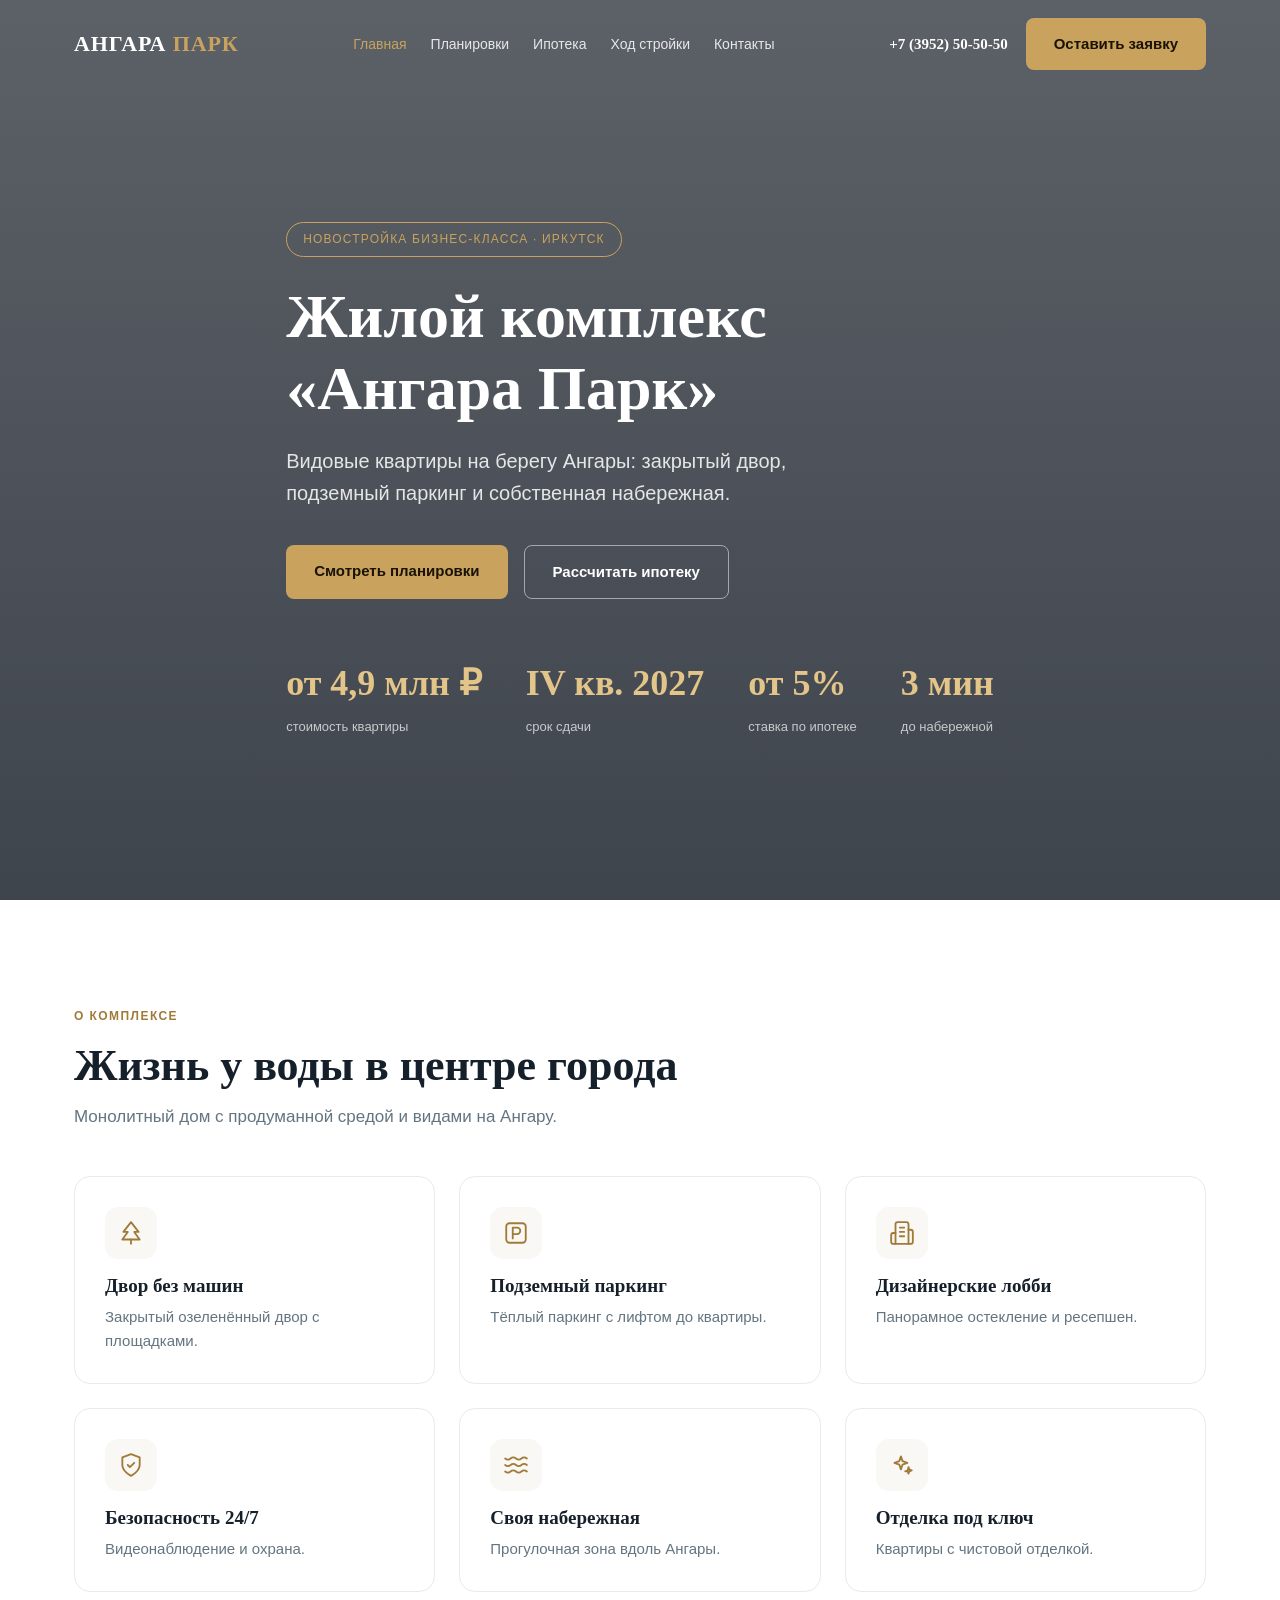
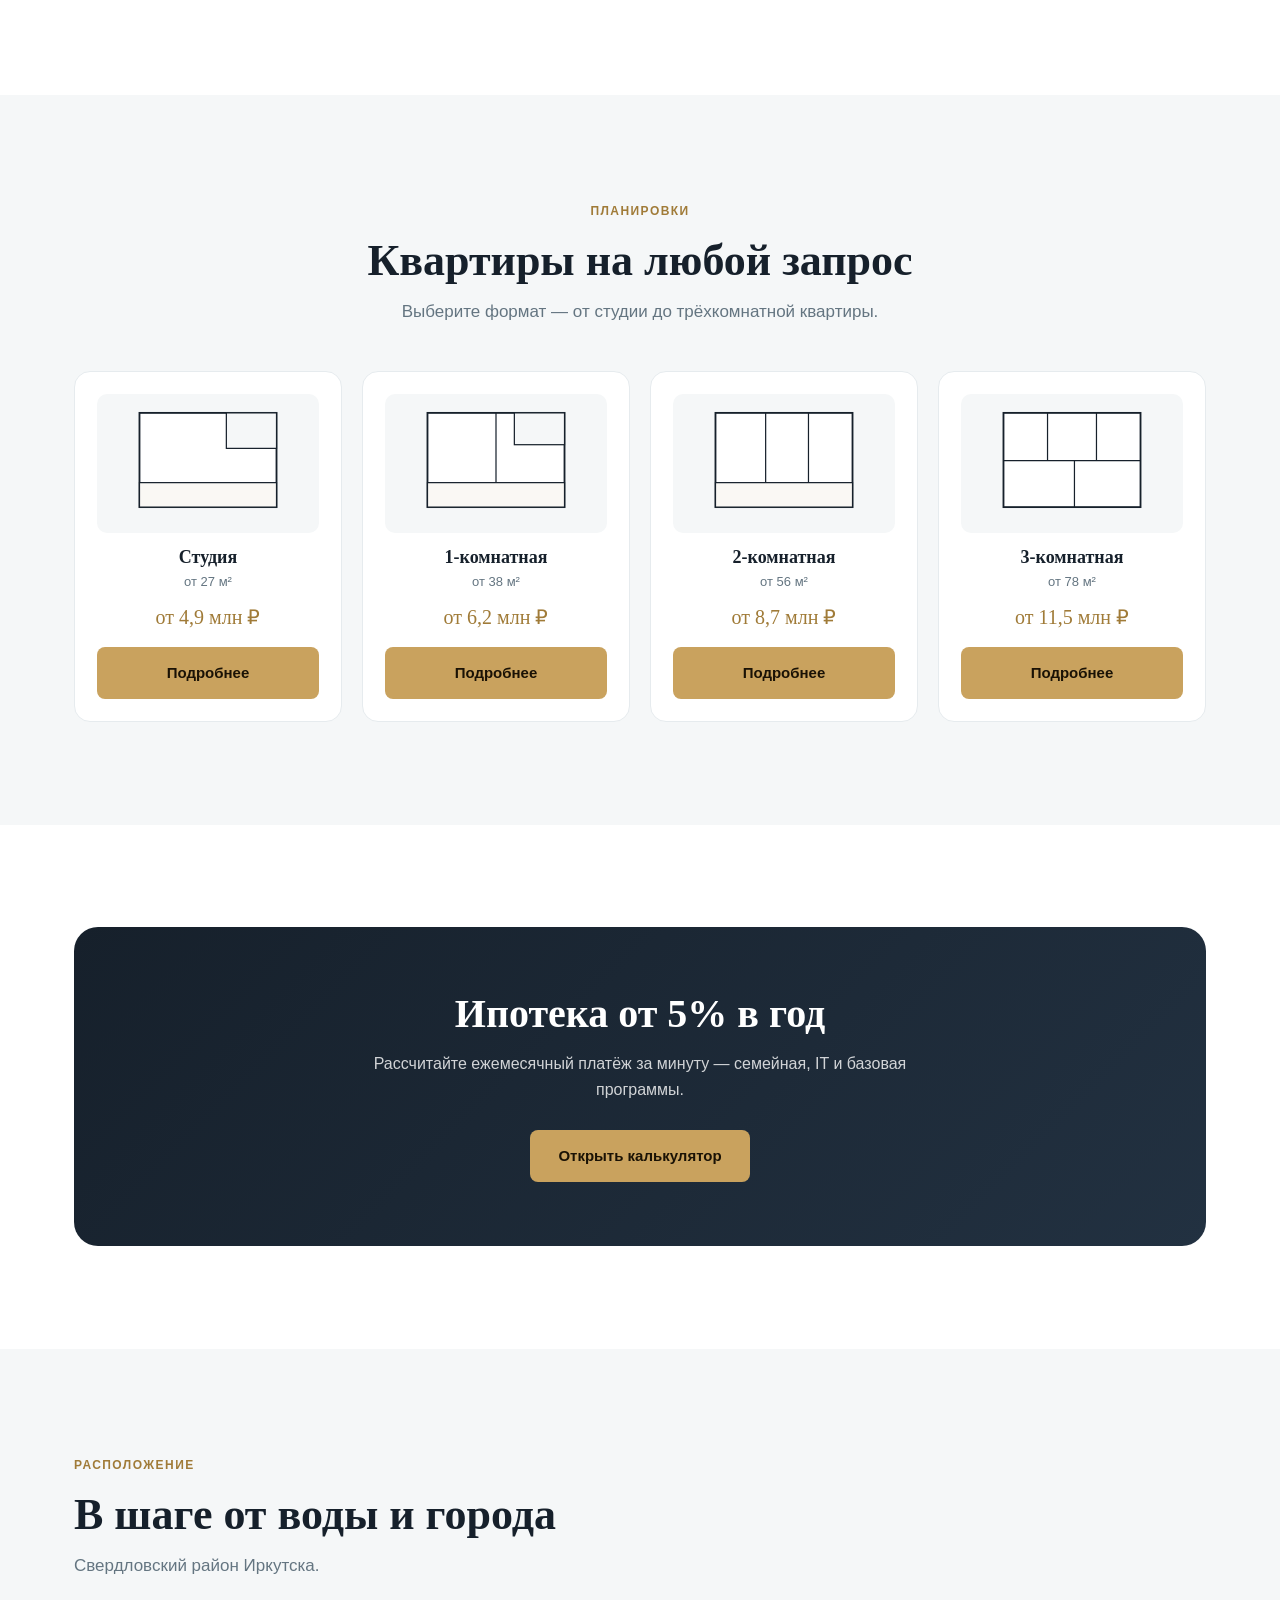
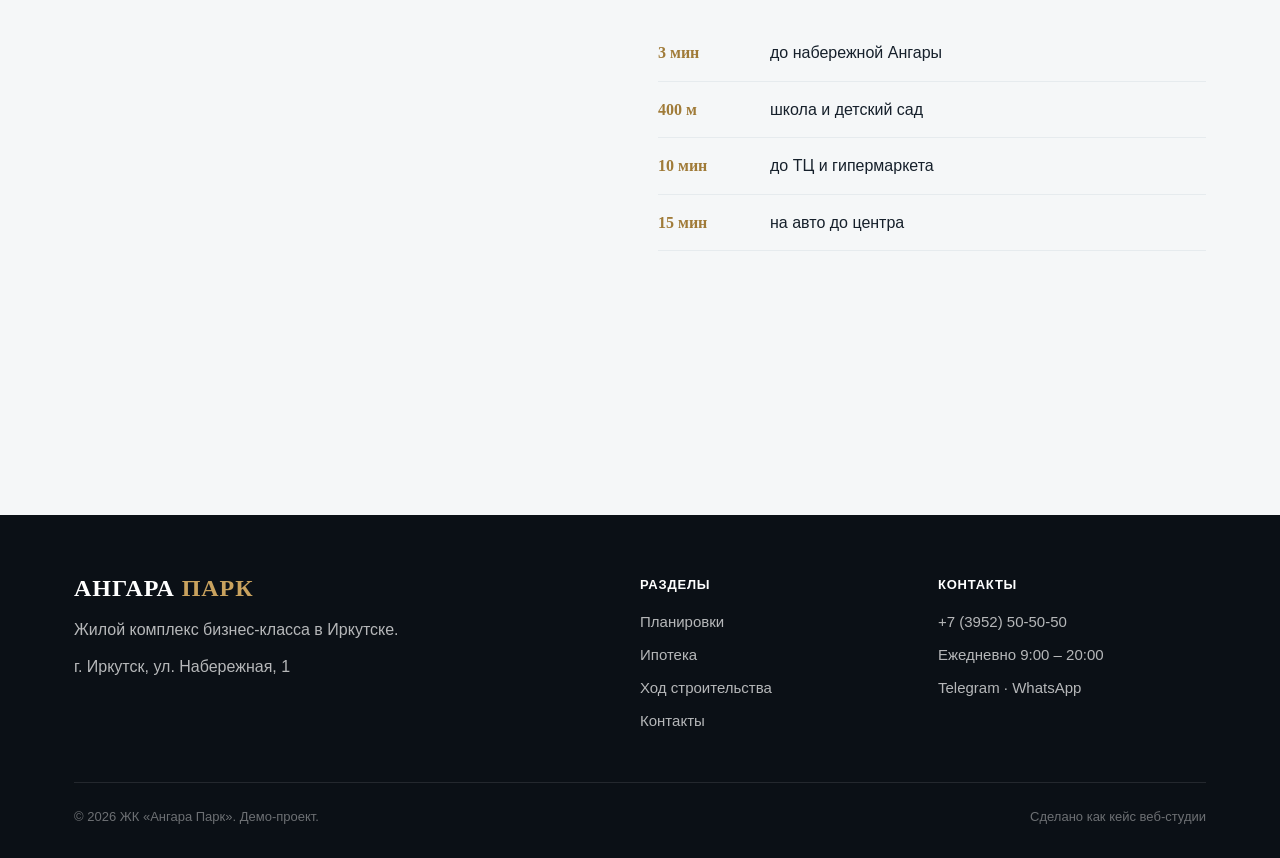
<file: index.html>
<!DOCTYPE html>
<html lang="ru">
<head>
<meta charset="UTF-8">
<meta name="viewport" content="width=device-width, initial-scale=1.0">
<meta name="description" content="ЖК «Ангара Парк» — новостройка бизнес-класса в Иркутске.">
<title>ЖК «Ангара Парк» — новостройка в Иркутске</title>
<link rel="stylesheet" href="style.css">
<script src="app.js" defer></script>
</head>
<body>
<header class="hdr" id="hdr"><div class="wrap nav">
  <a href="index.html" class="logo">АНГАРА<span> ПАРК</span></a>
  <nav class="nav-links">
    <a href="index.html" class="active">Главная</a>
    <a href="planirovki.html">Планировки</a>
    <a href="ipoteka.html">Ипотека</a>
    <a href="progress.html">Ход стройки</a>
    <a href="kontakty.html">Контакты</a>
  </nav>
  <div class="nav-right">
    <a href="tel:+73952505050" class="nav-phone">+7 (3952) 50-50-50</a>
    <a href="kontakty.html" class="btn">Оставить заявку</a>
    <button class="burger" id="burger" aria-label="Меню"><span></span><span></span><span></span></button>
  </div>
</div></header>
<div class="overlay" id="overlay"></div>
<nav class="mobile-menu" id="mobileMenu">
  <button class="m-close" id="mClose" aria-label="Закрыть">&times;</button>
  <a href="index.html">Главная</a>
  <a href="planirovki.html">Планировки</a>
  <a href="ipoteka.html">Ипотека</a>
  <a href="progress.html">Ход строительства</a>
  <a href="kontakty.html">Контакты</a>
  <a href="kontakty.html" class="btn">Оставить заявку</a>
</nav>

<section class="hero"><div class="wrap">
  <span class="hero-tag">Новостройка бизнес-класса · Иркутск</span>
  <h1>Жилой комплекс «Ангара&nbsp;Парк»</h1>
  <p class="sub">Видовые квартиры на берегу Ангары: закрытый двор, подземный паркинг и собственная набережная.</p>
  <div class="hero-cta">
    <a href="planirovki.html" class="btn">Смотреть планировки</a>
    <a href="ipoteka.html" class="btn btn-ghost">Рассчитать ипотеку</a>
  </div>
  <div class="hero-stats">
    <div class="hstat"><b>от 4,9 млн ₽</b><span>стоимость квартиры</span></div>
    <div class="hstat"><b>IV кв. 2027</b><span>срок сдачи</span></div>
    <div class="hstat"><b>от 5%</b><span>ставка по ипотеке</span></div>
    <div class="hstat"><b>3 мин</b><span>до набережной</span></div>
  </div>
</div></section>

<section class="sec" id="about"><div class="wrap">
  <div class="sec-head reveal"><span class="sec-tag">О комплексе</span><h2>Жизнь у воды в центре города</h2><p>Монолитный дом с продуманной средой и видами на Ангару.</p></div>
  <div class="adv-grid">
    <div class="adv reveal"><div class="ico"><svg width="26" height="26" viewBox="0 0 24 24" fill="none" stroke="currentColor" stroke-width="1.7" stroke-linecap="round" stroke-linejoin="round"><path d="M12 2 5 11h4l-5 7h16l-5-7h4z"/><path d="M12 18v4"/></svg></div><h3>Двор без машин</h3><p>Закрытый озеленённый двор с площадками.</p></div>
    <div class="adv reveal"><div class="ico"><svg width="26" height="26" viewBox="0 0 24 24" fill="none" stroke="currentColor" stroke-width="1.7" stroke-linecap="round" stroke-linejoin="round"><rect x="3" y="3" width="18" height="18" rx="3"/><path d="M9 17V7h4a3 3 0 0 1 0 6H9"/></svg></div><h3>Подземный паркинг</h3><p>Тёплый паркинг с лифтом до квартиры.</p></div>
    <div class="adv reveal"><div class="ico"><svg width="26" height="26" viewBox="0 0 24 24" fill="none" stroke="currentColor" stroke-width="1.7" stroke-linecap="round" stroke-linejoin="round"><path d="M6 22V4a2 2 0 0 1 2-2h8a2 2 0 0 1 2 2v18Z"/><path d="M6 12H4a2 2 0 0 0-2 2v6a2 2 0 0 0 2 2h2"/><path d="M18 9h2a2 2 0 0 1 2 2v9a2 2 0 0 1-2 2h-2"/><path d="M10 7h4"/><path d="M10 11h4"/><path d="M10 15h4"/></svg></div><h3>Дизайнерские лобби</h3><p>Панорамное остекление и ресепшен.</p></div>
    <div class="adv reveal"><div class="ico"><svg width="26" height="26" viewBox="0 0 24 24" fill="none" stroke="currentColor" stroke-width="1.7" stroke-linecap="round" stroke-linejoin="round"><path d="M12 22s8-4 8-10V5l-8-3-8 3v7c0 6 8 10 8 10"/><path d="m9 12 2 2 4-4"/></svg></div><h3>Безопасность 24/7</h3><p>Видеонаблюдение и охрана.</p></div>
    <div class="adv reveal"><div class="ico"><svg width="26" height="26" viewBox="0 0 24 24" fill="none" stroke="currentColor" stroke-width="1.7" stroke-linecap="round" stroke-linejoin="round"><path d="M2 6c.6.5 1.2 1 2.5 1C7 7 7 5 9.5 5c2.6 0 2.4 2 5 2 2.5 0 2.5-2 5-2 1.3 0 1.9.5 2.5 1"/><path d="M2 12c.6.5 1.2 1 2.5 1 2.5 0 2.5-2 5-2 2.6 0 2.4 2 5 2 2.5 0 2.5-2 5-2 1.3 0 1.9.5 2.5 1"/><path d="M2 18c.6.5 1.2 1 2.5 1 2.5 0 2.5-2 5-2 2.6 0 2.4 2 5 2 2.5 0 2.5-2 5-2 1.3 0 1.9.5 2.5 1"/></svg></div><h3>Своя набережная</h3><p>Прогулочная зона вдоль Ангары.</p></div>
    <div class="adv reveal"><div class="ico"><svg width="26" height="26" viewBox="0 0 24 24" fill="none" stroke="currentColor" stroke-width="1.7" stroke-linecap="round" stroke-linejoin="round"><path d="M11 4l1.5 4.4 4.5 1.6-4.5 1.6L11 16l-1.5-4.4L5 10l4.5-1.6z"/><path d="M18 14l.8 2.2 2.2.8-2.2.8L18 20l-.8-2.2L15 17.8l2.2-.8z"/></svg></div><h3>Отделка под ключ</h3><p>Квартиры с чистовой отделкой.</p></div>
  </div>
</div></section>

<section class="sec soft"><div class="wrap">
  <div class="sec-head center reveal"><span class="sec-tag">Планировки</span><h2>Квартиры на любой запрос</h2><p>Выберите формат — от студии до трёхкомнатной квартиры.</p></div>
  <div class="teaser-grid">
    <div class="teaser reveal"><div class="ts"><svg viewBox="0 0 240 170"><rect x="8" y="8" width="224" height="154" fill="#fff" stroke="#16202b" stroke-width="3"/><rect x="150" y="8" width="82" height="58" fill="#f5f7f8" stroke="#16202b" stroke-width="2"/><rect x="8" y="122" width="224" height="40" fill="#faf8f4" stroke="#16202b" stroke-width="2"/></svg></div><h3>Студия</h3><div class="tspec">от 27 м²</div><div class="tp">от 4,9 млн ₽</div><a href="planirovki.html" class="btn">Подробнее</a></div>
    <div class="teaser reveal"><div class="ts"><svg viewBox="0 0 240 170"><rect x="8" y="8" width="224" height="154" fill="#fff" stroke="#16202b" stroke-width="3"/><line x1="120" y1="8" x2="120" y2="122" stroke="#16202b" stroke-width="2"/><rect x="150" y="8" width="82" height="52" fill="#f5f7f8" stroke="#16202b" stroke-width="2"/><rect x="8" y="122" width="224" height="40" fill="#faf8f4" stroke="#16202b" stroke-width="2"/></svg></div><h3>1-комнатная</h3><div class="tspec">от 38 м²</div><div class="tp">от 6,2 млн ₽</div><a href="planirovki.html" class="btn">Подробнее</a></div>
    <div class="teaser reveal"><div class="ts"><svg viewBox="0 0 240 170"><rect x="8" y="8" width="224" height="154" fill="#fff" stroke="#16202b" stroke-width="3"/><line x1="90" y1="8" x2="90" y2="122" stroke="#16202b" stroke-width="2"/><line x1="160" y1="8" x2="160" y2="122" stroke="#16202b" stroke-width="2"/><rect x="8" y="122" width="224" height="40" fill="#faf8f4" stroke="#16202b" stroke-width="2"/></svg></div><h3>2-комнатная</h3><div class="tspec">от 56 м²</div><div class="tp">от 8,7 млн ₽</div><a href="planirovki.html" class="btn">Подробнее</a></div>
    <div class="teaser reveal"><div class="ts"><svg viewBox="0 0 240 170"><rect x="8" y="8" width="224" height="154" fill="#fff" stroke="#16202b" stroke-width="3"/><line x1="80" y1="8" x2="80" y2="86" stroke="#16202b" stroke-width="2"/><line x1="160" y1="8" x2="160" y2="86" stroke="#16202b" stroke-width="2"/><line x1="8" y1="86" x2="232" y2="86" stroke="#16202b" stroke-width="2"/><line x1="124" y1="86" x2="124" y2="162" stroke="#16202b" stroke-width="2"/></svg></div><h3>3-комнатная</h3><div class="tspec">от 78 м²</div><div class="tp">от 11,5 млн ₽</div><a href="planirovki.html" class="btn">Подробнее</a></div>
  </div>
</div></section>

<section class="sec"><div class="wrap">
  <div class="cta-band reveal">
    <h2>Ипотека от 5% в год</h2>
    <p>Рассчитайте ежемесячный платёж за минуту — семейная, IT и базовая программы.</p>
    <a href="ipoteka.html" class="btn">Открыть калькулятор</a>
  </div>
</div></section>

<section class="sec soft" id="location"><div class="wrap">
  <div class="sec-head reveal"><span class="sec-tag">Расположение</span><h2>В шаге от воды и города</h2><p>Свердловский район Иркутска.</p></div>
  <div class="loc-grid reveal">
    <div class="loc-map"><iframe src="https://yandex.ru/map-widget/v1/?ll=104.280700%2C52.278900&z=15&pt=104.280700,52.278900,pm2rdm" allowfullscreen loading="lazy"></iframe></div>
    <ul class="loc-list">
      <li><b>3 мин</b><span>до набережной Ангары</span></li>
      <li><b>400 м</b><span>школа и детский сад</span></li>
      <li><b>10 мин</b><span>до ТЦ и гипермаркета</span></li>
      <li><b>15 мин</b><span>на авто до центра</span></li>
    </ul>
  </div>
</div></section>

<footer class="ftr"><div class="wrap">
  <div class="ftr-grid">
    <div><a href="index.html" class="logo">АНГАРА<span> ПАРК</span></a><p>Жилой комплекс бизнес-класса в Иркутске.</p><p style="margin-top:12px">г. Иркутск, ул. Набережная, 1</p></div>
    <div><h4>Разделы</h4><ul><li><a href="planirovki.html">Планировки</a></li><li><a href="ipoteka.html">Ипотека</a></li><li><a href="progress.html">Ход строительства</a></li><li><a href="kontakty.html">Контакты</a></li></ul></div>
    <div><h4>Контакты</h4><ul><li><a href="tel:+73952505050">+7 (3952) 50-50-50</a></li><li>Ежедневно 9:00 – 20:00</li><li>Telegram · WhatsApp</li></ul></div>
  </div>
  <div class="ftr-bot"><span>© 2026 ЖК «Ангара Парк». Демо-проект.</span><span>Сделано как кейс веб-студии</span></div>
</div></footer>
</body>
</html>
</file>
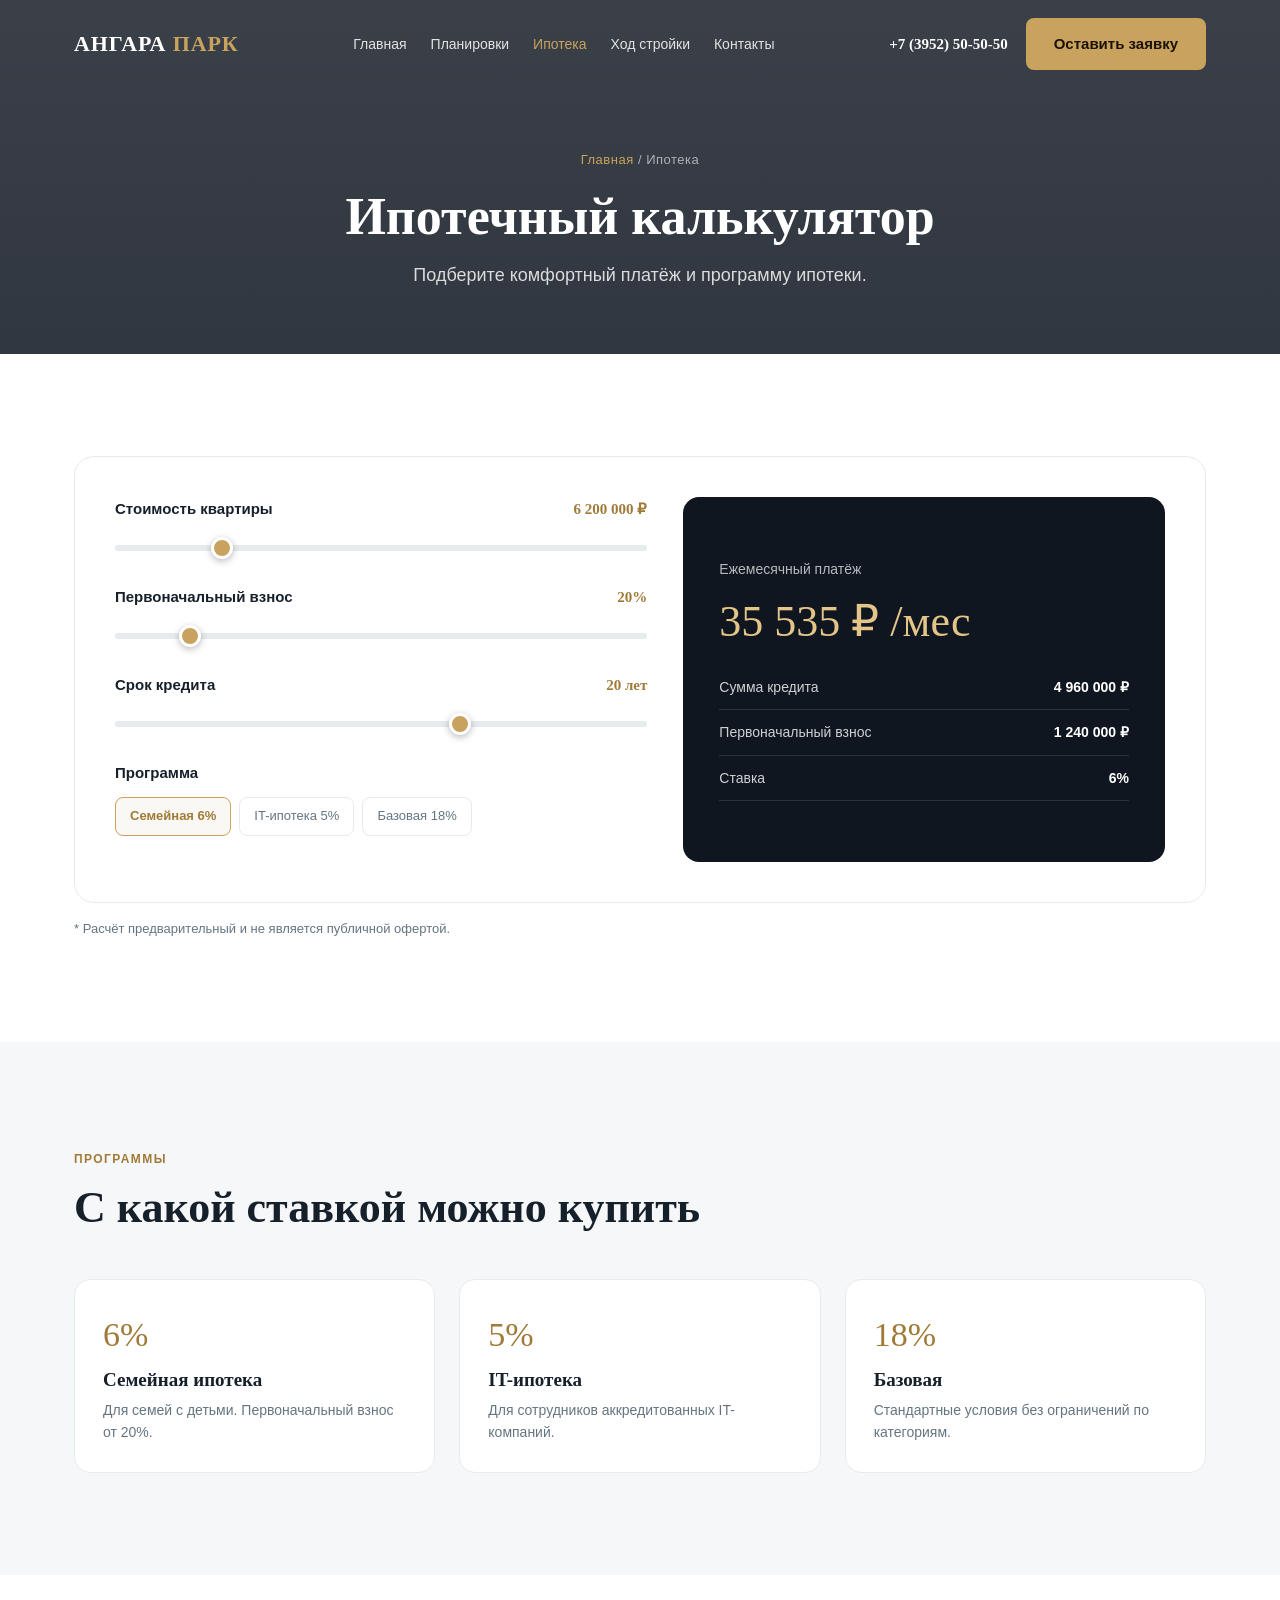
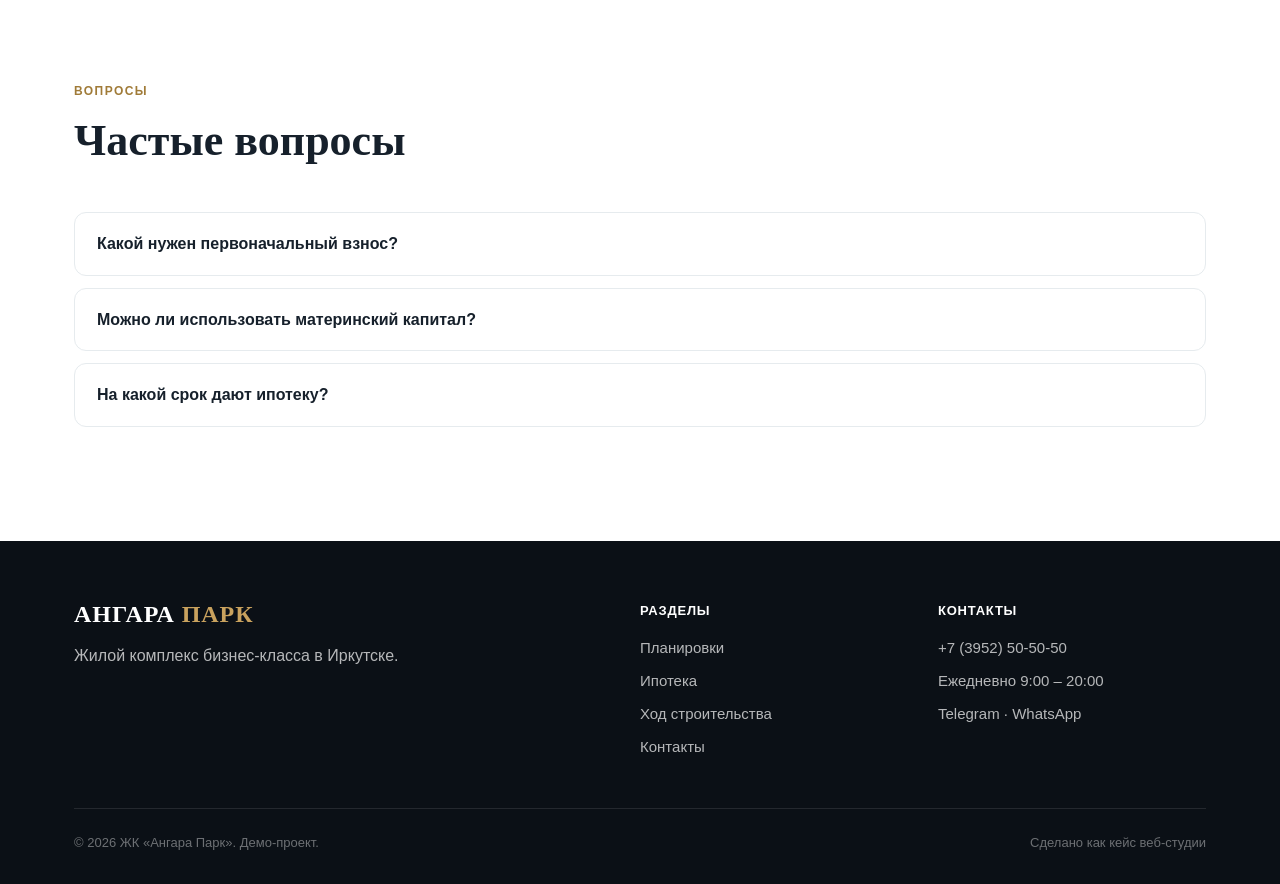
<file: ipoteka.html>
<!DOCTYPE html>
<html lang="ru">
<head>
<meta charset="UTF-8">
<meta name="viewport" content="width=device-width, initial-scale=1.0">
<title>Ипотека — ЖК «Ангара Парк»</title>
<link rel="stylesheet" href="style.css">
<script src="app.js" defer></script>
</head>
<body>
<header class="hdr" id="hdr"><div class="wrap nav">
  <a href="index.html" class="logo">АНГАРА<span> ПАРК</span></a>
  <nav class="nav-links">
    <a href="index.html">Главная</a>
    <a href="planirovki.html">Планировки</a>
    <a href="ipoteka.html" class="active">Ипотека</a>
    <a href="progress.html">Ход стройки</a>
    <a href="kontakty.html">Контакты</a>
  </nav>
  <div class="nav-right">
    <a href="tel:+73952505050" class="nav-phone">+7 (3952) 50-50-50</a>
    <a href="kontakty.html" class="btn">Оставить заявку</a>
    <button class="burger" id="burger" aria-label="Меню"><span></span><span></span><span></span></button>
  </div>
</div></header>
<div class="overlay" id="overlay"></div>
<nav class="mobile-menu" id="mobileMenu">
  <button class="m-close" id="mClose">&times;</button>
  <a href="index.html">Главная</a>
  <a href="planirovki.html">Планировки</a>
  <a href="ipoteka.html">Ипотека</a>
  <a href="progress.html">Ход строительства</a>
  <a href="kontakty.html">Контакты</a>
  <a href="kontakty.html" class="btn">Оставить заявку</a>
</nav>

<section class="page-hero"><div class="wrap">
  <div class="crumbs"><a href="index.html">Главная</a> / Ипотека</div>
  <h1>Ипотечный калькулятор</h1>
  <p>Подберите комфортный платёж и программу ипотеки.</p>
</div></section>

<section class="sec"><div class="wrap">
  <div class="mort reveal">
    <div>
      <div class="mctrl"><label>Стоимость квартиры <b id="mPriceV">6 200 000 ₽</b></label><input type="range" id="mPrice" min="3000000" max="20000000" step="100000" value="6200000"></div>
      <div class="mctrl"><label>Первоначальный взнос <b id="mDpV">20%</b></label><input type="range" id="mDp" min="10" max="90" step="5" value="20"></div>
      <div class="mctrl"><label>Срок кредита <b id="mTermV">20 лет</b></label><input type="range" id="mTerm" min="1" max="30" step="1" value="20"></div>
      <div class="mctrl"><label>Программа</label><div class="mpreset"><button data-rate="6" class="on" type="button">Семейная 6%</button><button data-rate="5" type="button">IT-ипотека 5%</button><button data-rate="18" type="button">Базовая 18%</button></div></div>
    </div>
    <div class="mres">
      <div class="cap">Ежемесячный платёж</div>
      <div class="pay" id="mPay">—</div>
      <div class="row"><span>Сумма кредита</span><b id="mLoan">—</b></div>
      <div class="row"><span>Первоначальный взнос</span><b id="mDpSum">—</b></div>
      <div class="row"><span>Ставка</span><b id="mRate">—</b></div>
    </div>
  </div>
  <p style="color:var(--muted);font-size:13px;margin-top:16px">* Расчёт предварительный и не является публичной офертой.</p>
</div></section>

<section class="sec soft"><div class="wrap">
  <div class="sec-head reveal"><span class="sec-tag">Программы</span><h2>С какой ставкой можно купить</h2></div>
  <div class="programs">
    <div class="prog-card2 reveal"><div class="rate">6%</div><h3>Семейная ипотека</h3><p>Для семей с детьми. Первоначальный взнос от 20%.</p></div>
    <div class="prog-card2 reveal"><div class="rate">5%</div><h3>IT-ипотека</h3><p>Для сотрудников аккредитованных IT-компаний.</p></div>
    <div class="prog-card2 reveal"><div class="rate">18%</div><h3>Базовая</h3><p>Стандартные условия без ограничений по категориям.</p></div>
  </div>
</div></section>

<section class="sec"><div class="wrap">
  <div class="sec-head reveal"><span class="sec-tag">Вопросы</span><h2>Частые вопросы</h2></div>
  <div class="faq reveal">
    <details><summary>Какой нужен первоначальный взнос?</summary><p>От 10% стоимости квартиры. По льготным программам — от 20%.</p></details>
    <details><summary>Можно ли использовать материнский капитал?</summary><p>Да, маткапитал можно направить на первоначальный взнос или погашение кредита.</p></details>
    <details><summary>На какой срок дают ипотеку?</summary><p>До 30 лет. Чем больше срок, тем ниже ежемесячный платёж.</p></details>
  </div>
</div></section>

<footer class="ftr"><div class="wrap">
  <div class="ftr-grid">
    <div><a href="index.html" class="logo">АНГАРА<span> ПАРК</span></a><p>Жилой комплекс бизнес-класса в Иркутске.</p></div>
    <div><h4>Разделы</h4><ul><li><a href="planirovki.html">Планировки</a></li><li><a href="ipoteka.html">Ипотека</a></li><li><a href="progress.html">Ход строительства</a></li><li><a href="kontakty.html">Контакты</a></li></ul></div>
    <div><h4>Контакты</h4><ul><li><a href="tel:+73952505050">+7 (3952) 50-50-50</a></li><li>Ежедневно 9:00 – 20:00</li><li>Telegram · WhatsApp</li></ul></div>
  </div>
  <div class="ftr-bot"><span>© 2026 ЖК «Ангара Парк». Демо-проект.</span><span>Сделано как кейс веб-студии</span></div>
</div></footer>
</body>
</html>
</file>
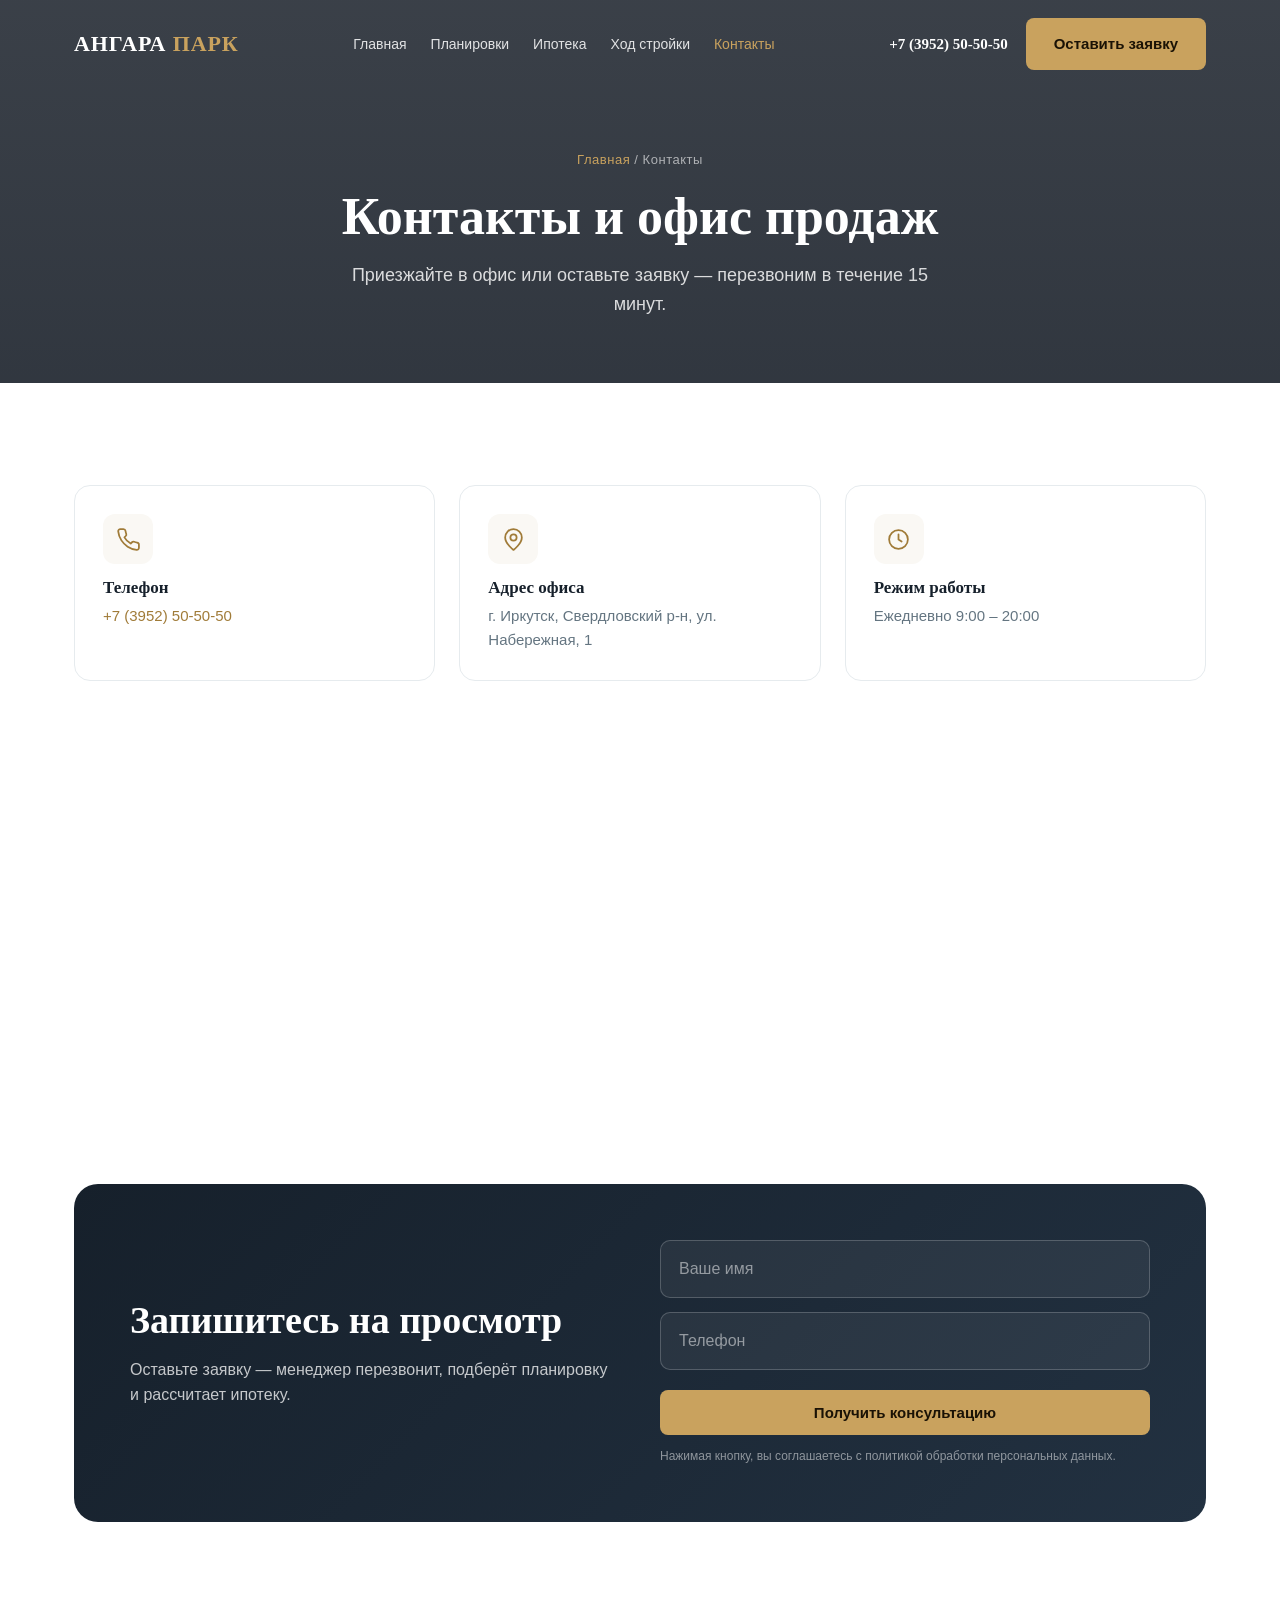
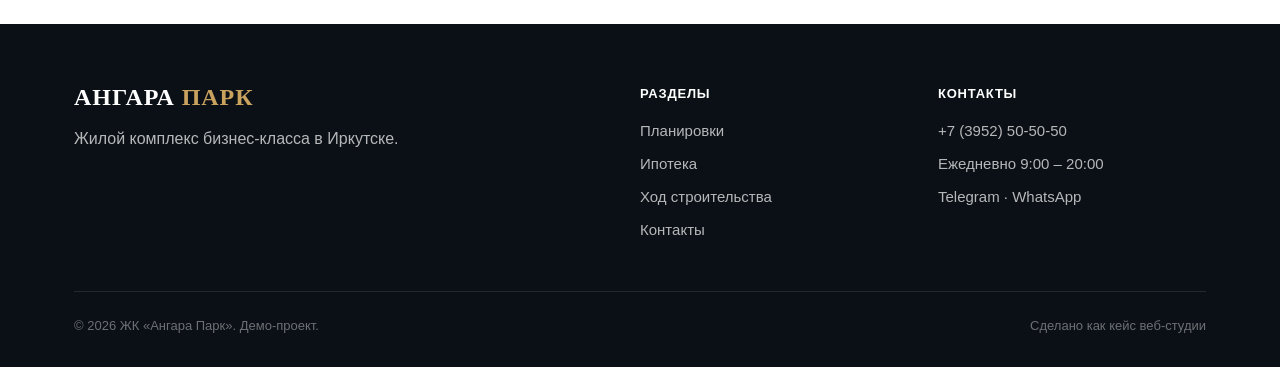
<file: kontakty.html>
<!DOCTYPE html>
<html lang="ru">
<head>
<meta charset="UTF-8">
<meta name="viewport" content="width=device-width, initial-scale=1.0">
<title>Контакты — ЖК «Ангара Парк»</title>
<link rel="stylesheet" href="style.css">
<script src="app.js" defer></script>
</head>
<body>
<header class="hdr" id="hdr"><div class="wrap nav">
  <a href="index.html" class="logo">АНГАРА<span> ПАРК</span></a>
  <nav class="nav-links">
    <a href="index.html">Главная</a>
    <a href="planirovki.html">Планировки</a>
    <a href="ipoteka.html">Ипотека</a>
    <a href="progress.html">Ход стройки</a>
    <a href="kontakty.html" class="active">Контакты</a>
  </nav>
  <div class="nav-right">
    <a href="tel:+73952505050" class="nav-phone">+7 (3952) 50-50-50</a>
    <a href="kontakty.html" class="btn">Оставить заявку</a>
    <button class="burger" id="burger" aria-label="Меню"><span></span><span></span><span></span></button>
  </div>
</div></header>
<div class="overlay" id="overlay"></div>
<nav class="mobile-menu" id="mobileMenu">
  <button class="m-close" id="mClose">&times;</button>
  <a href="index.html">Главная</a>
  <a href="planirovki.html">Планировки</a>
  <a href="ipoteka.html">Ипотека</a>
  <a href="progress.html">Ход строительства</a>
  <a href="kontakty.html">Контакты</a>
  <a href="kontakty.html" class="btn">Оставить заявку</a>
</nav>

<section class="page-hero"><div class="wrap">
  <div class="crumbs"><a href="index.html">Главная</a> / Контакты</div>
  <h1>Контакты и офис продаж</h1>
  <p>Приезжайте в офис или оставьте заявку — перезвоним в течение 15 минут.</p>
</div></section>

<section class="sec"><div class="wrap">
  <div class="contacts-grid">
    <div class="cinfo reveal"><div class="ico"><svg width="25" height="25" viewBox="0 0 24 24" fill="none" stroke="currentColor" stroke-width="1.7" stroke-linecap="round" stroke-linejoin="round"><path d="M22 16.92v3a2 2 0 0 1-2.18 2 19.79 19.79 0 0 1-8.63-3.07 19.5 19.5 0 0 1-6-6 19.79 19.79 0 0 1-3.07-8.67A2 2 0 0 1 4.11 2h3a2 2 0 0 1 2 1.72c.13.96.36 1.9.7 2.81a2 2 0 0 1-.45 2.11L8.09 9.91a16 16 0 0 0 6 6l1.27-1.27a2 2 0 0 1 2.11-.45c.91.34 1.85.57 2.81.7A2 2 0 0 1 22 16.92z"/></svg></div><h3>Телефон</h3><p><a href="tel:+73952505050">+7 (3952) 50-50-50</a></p></div>
    <div class="cinfo reveal"><div class="ico"><svg width="25" height="25" viewBox="0 0 24 24" fill="none" stroke="currentColor" stroke-width="1.7" stroke-linecap="round" stroke-linejoin="round"><path d="M20 10c0 6-8 12-8 12s-8-6-8-12a8 8 0 0 1 16 0z"/><circle cx="12" cy="10" r="3"/></svg></div><h3>Адрес офиса</h3><p>г. Иркутск, Свердловский р-н, ул. Набережная, 1</p></div>
    <div class="cinfo reveal"><div class="ico"><svg width="25" height="25" viewBox="0 0 24 24" fill="none" stroke="currentColor" stroke-width="1.7" stroke-linecap="round" stroke-linejoin="round"><circle cx="12" cy="12" r="9"/><path d="M12 7v5l3 2"/></svg></div><h3>Режим работы</h3><p>Ежедневно 9:00 – 20:00</p></div>
  </div>
  <div class="map-full"><iframe src="https://yandex.ru/map-widget/v1/?ll=104.280700%2C52.278900&z=15&pt=104.280700,52.278900,pm2rdm" allowfullscreen loading="lazy"></iframe></div>
  <div class="form-wrap reveal" id="zayavka">
    <div class="ftext">
      <h2>Запишитесь на просмотр</h2>
      <p>Оставьте заявку — менеджер перезвонит, подберёт планировку и рассчитает ипотеку.</p>
    </div>
    <div>
      <form id="leadForm">
        <div class="field"><input type="text" placeholder="Ваше имя" required></div>
        <div class="field"><input type="tel" placeholder="Телефон" required></div>
        <button type="submit" class="btn">Получить консультацию</button>
        <div class="form-note">Нажимая кнопку, вы соглашаетесь с политикой обработки персональных данных.</div>
      </form>
      <div class="form-ok" id="formOk">Спасибо! Заявка принята — менеджер свяжется с вами. <br><span style="font-size:13px;opacity:.8">(демонстрационная форма)</span></div>
    </div>
  </div>
</div></section>

<footer class="ftr"><div class="wrap">
  <div class="ftr-grid">
    <div><a href="index.html" class="logo">АНГАРА<span> ПАРК</span></a><p>Жилой комплекс бизнес-класса в Иркутске.</p></div>
    <div><h4>Разделы</h4><ul><li><a href="planirovki.html">Планировки</a></li><li><a href="ipoteka.html">Ипотека</a></li><li><a href="progress.html">Ход строительства</a></li><li><a href="kontakty.html">Контакты</a></li></ul></div>
    <div><h4>Контакты</h4><ul><li><a href="tel:+73952505050">+7 (3952) 50-50-50</a></li><li>Ежедневно 9:00 – 20:00</li><li>Telegram · WhatsApp</li></ul></div>
  </div>
  <div class="ftr-bot"><span>© 2026 ЖК «Ангара Парк». Демо-проект.</span><span>Сделано как кейс веб-студии</span></div>
</div></footer>
</body>
</html>
</file>
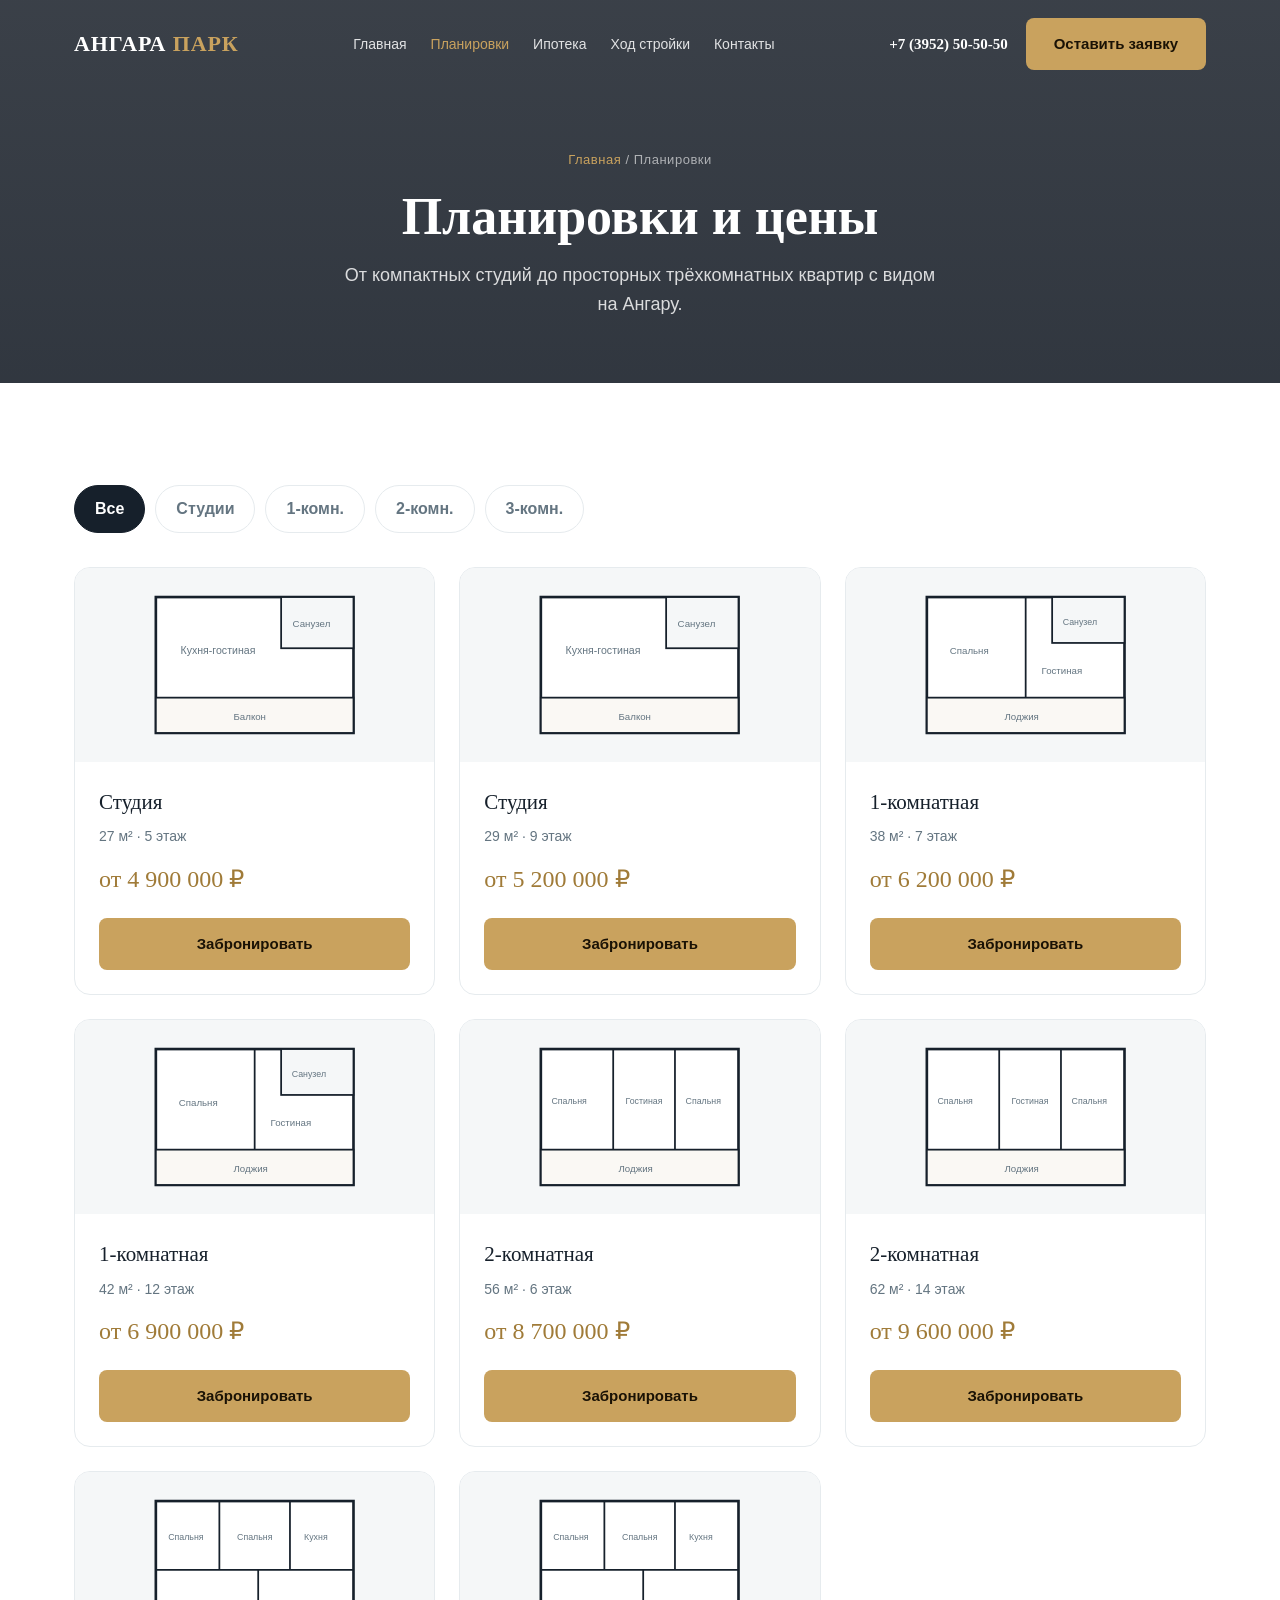
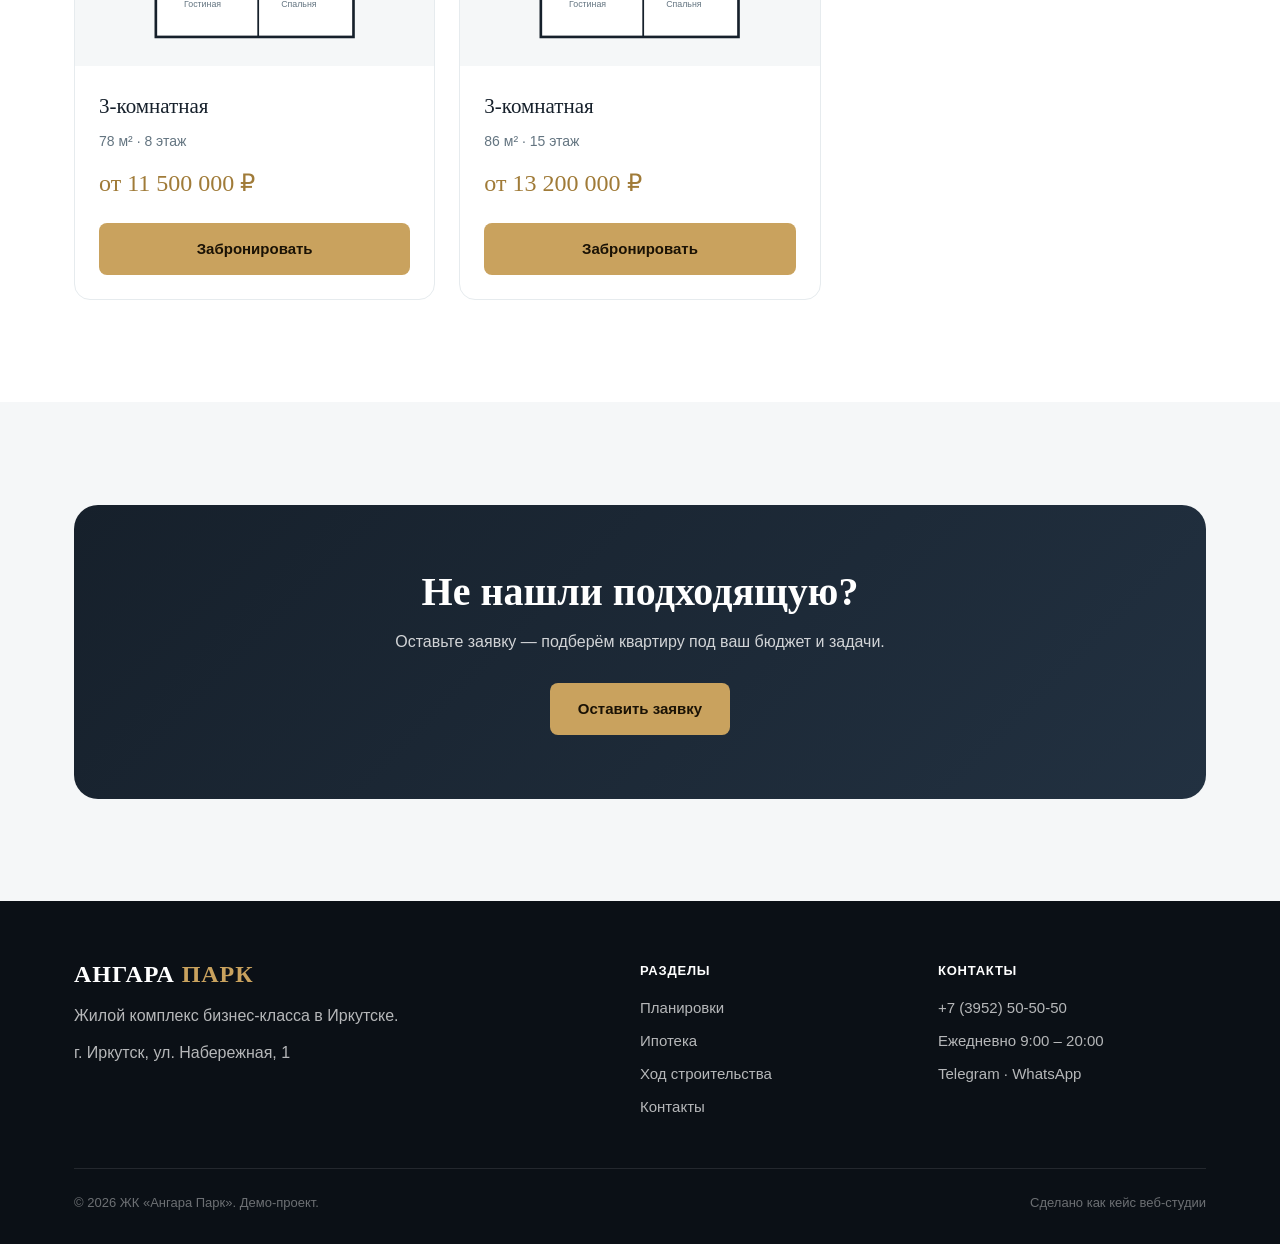
<file: planirovki.html>
<!DOCTYPE html>
<html lang="ru">
<head>
<meta charset="UTF-8">
<meta name="viewport" content="width=device-width, initial-scale=1.0">
<title>Планировки и цены — ЖК «Ангара Парк»</title>
<link rel="stylesheet" href="style.css">
<script src="app.js" defer></script>
</head>
<body>
<header class="hdr" id="hdr"><div class="wrap nav">
  <a href="index.html" class="logo">АНГАРА<span> ПАРК</span></a>
  <nav class="nav-links">
    <a href="index.html">Главная</a>
    <a href="planirovki.html" class="active">Планировки</a>
    <a href="ipoteka.html">Ипотека</a>
    <a href="progress.html">Ход стройки</a>
    <a href="kontakty.html">Контакты</a>
  </nav>
  <div class="nav-right">
    <a href="tel:+73952505050" class="nav-phone">+7 (3952) 50-50-50</a>
    <a href="kontakty.html" class="btn">Оставить заявку</a>
    <button class="burger" id="burger" aria-label="Меню"><span></span><span></span><span></span></button>
  </div>
</div></header>
<div class="overlay" id="overlay"></div>
<nav class="mobile-menu" id="mobileMenu">
  <button class="m-close" id="mClose" aria-label="Закрыть">&times;</button>
  <a href="index.html">Главная</a>
  <a href="planirovki.html">Планировки</a>
  <a href="ipoteka.html">Ипотека</a>
  <a href="progress.html">Ход строительства</a>
  <a href="kontakty.html">Контакты</a>
  <a href="kontakty.html" class="btn">Оставить заявку</a>
</nav>

<section class="page-hero"><div class="wrap">
  <div class="crumbs"><a href="index.html">Главная</a> / <span>Планировки</span></div>
  <h1>Планировки и цены</h1>
  <p>От компактных студий до просторных трёхкомнатных квартир с видом на Ангару.</p>
</div></section>

<section class="sec"><div class="wrap">
  <div class="filter reveal">
    <button data-filter="all" class="on">Все</button>
    <button data-filter="studio">Студии</button>
    <button data-filter="one">1-комн.</button>
    <button data-filter="two">2-комн.</button>
    <button data-filter="three">3-комн.</button>
  </div>
  <div class="cat-grid" id="catalog"></div>
</div></section>

<section class="sec soft"><div class="wrap">
  <div class="cta-band reveal">
    <h2>Не нашли подходящую?</h2>
    <p>Оставьте заявку — подберём квартиру под ваш бюджет и задачи.</p>
    <a href="kontakty.html" class="btn">Оставить заявку</a>
  </div>
</div></section>

<footer class="ftr"><div class="wrap">
  <div class="ftr-grid">
    <div><a href="index.html" class="logo">АНГАРА<span> ПАРК</span></a><p>Жилой комплекс бизнес-класса в Иркутске.</p><p style="margin-top:12px">г. Иркутск, ул. Набережная, 1</p></div>
    <div><h4>Разделы</h4><ul><li><a href="planirovki.html">Планировки</a></li><li><a href="ipoteka.html">Ипотека</a></li><li><a href="progress.html">Ход строительства</a></li><li><a href="kontakty.html">Контакты</a></li></ul></div>
    <div><h4>Контакты</h4><ul><li><a href="tel:+73952505050">+7 (3952) 50-50-50</a></li><li>Ежедневно 9:00 – 20:00</li><li>Telegram · WhatsApp</li></ul></div>
  </div>
  <div class="ftr-bot"><span>© 2026 ЖК «Ангара Парк». Демо-проект.</span><span>Сделано как кейс веб-студии</span></div>
</div></footer>
</body>
</html>
</file>
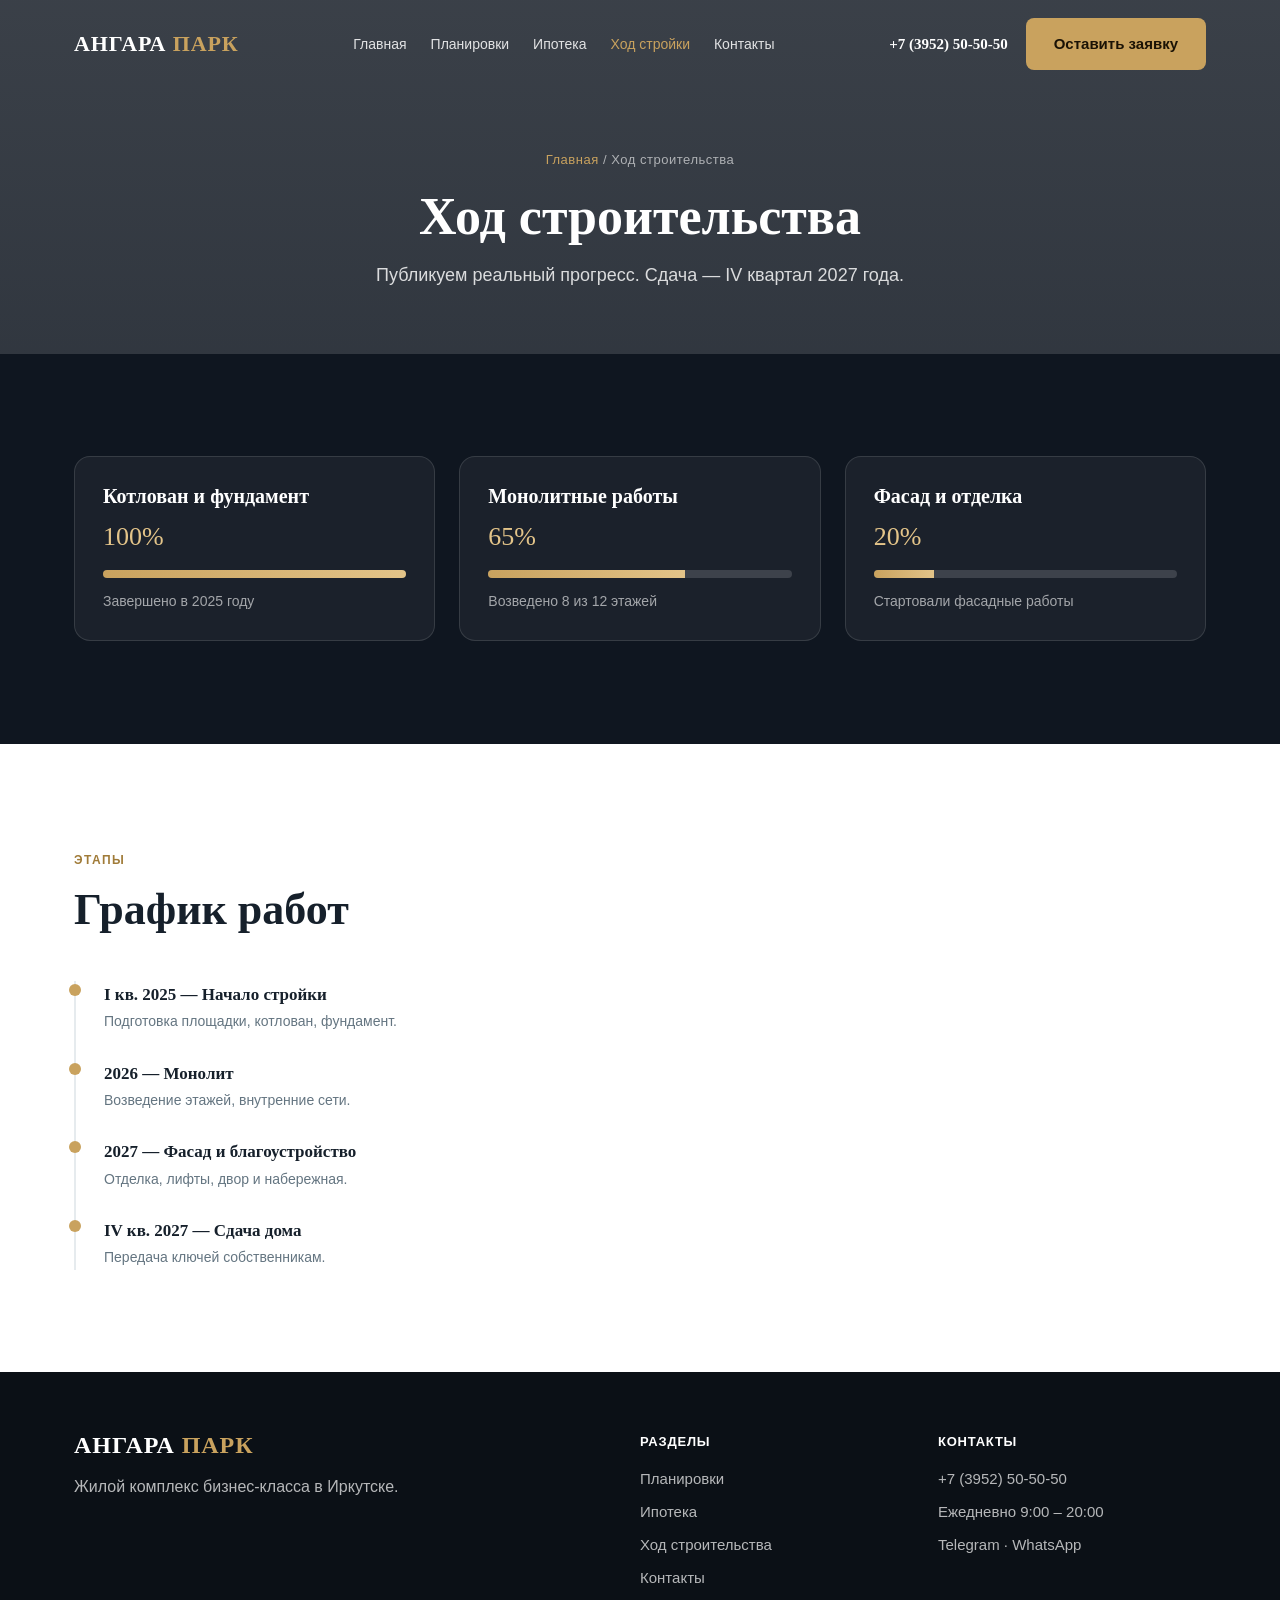
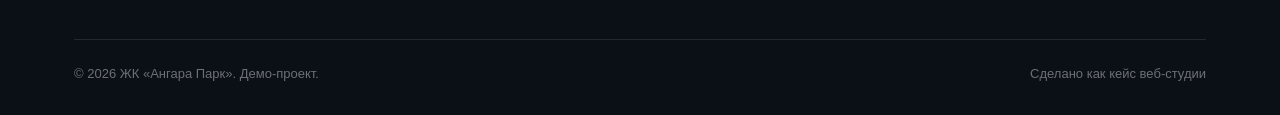
<file: progress.html>
<!DOCTYPE html>
<html lang="ru">
<head>
<meta charset="UTF-8">
<meta name="viewport" content="width=device-width, initial-scale=1.0">
<title>Ход строительства — ЖК «Ангара Парк»</title>
<link rel="stylesheet" href="style.css">
<script src="app.js" defer></script>
</head>
<body>
<header class="hdr" id="hdr"><div class="wrap nav">
  <a href="index.html" class="logo">АНГАРА<span> ПАРК</span></a>
  <nav class="nav-links">
    <a href="index.html">Главная</a>
    <a href="planirovki.html">Планировки</a>
    <a href="ipoteka.html">Ипотека</a>
    <a href="progress.html" class="active">Ход стройки</a>
    <a href="kontakty.html">Контакты</a>
  </nav>
  <div class="nav-right">
    <a href="tel:+73952505050" class="nav-phone">+7 (3952) 50-50-50</a>
    <a href="kontakty.html" class="btn">Оставить заявку</a>
    <button class="burger" id="burger" aria-label="Меню"><span></span><span></span><span></span></button>
  </div>
</div></header>
<div class="overlay" id="overlay"></div>
<nav class="mobile-menu" id="mobileMenu">
  <button class="m-close" id="mClose">&times;</button>
  <a href="index.html">Главная</a>
  <a href="planirovki.html">Планировки</a>
  <a href="ipoteka.html">Ипотека</a>
  <a href="progress.html">Ход строительства</a>
  <a href="kontakty.html">Контакты</a>
  <a href="kontakty.html" class="btn">Оставить заявку</a>
</nav>

<section class="page-hero"><div class="wrap">
  <div class="crumbs"><a href="index.html">Главная</a> / Ход строительства</div>
  <h1>Ход строительства</h1>
  <p>Публикуем реальный прогресс. Сдача — IV квартал 2027 года.</p>
</div></section>

<section class="sec dark"><div class="wrap">
  <div class="prog">
    <div class="pcard reveal"><h3>Котлован и фундамент</h3><div class="pct">100%</div><div class="pbar"><i style="width:100%"></i></div><p>Завершено в 2025 году</p></div>
    <div class="pcard reveal"><h3>Монолитные работы</h3><div class="pct">65%</div><div class="pbar"><i style="width:65%"></i></div><p>Возведено 8 из 12 этажей</p></div>
    <div class="pcard reveal"><h3>Фасад и отделка</h3><div class="pct">20%</div><div class="pbar"><i style="width:20%"></i></div><p>Стартовали фасадные работы</p></div>
  </div>
</div></section>

<section class="sec"><div class="wrap">
  <div class="sec-head reveal"><span class="sec-tag">Этапы</span><h2>График работ</h2></div>
  <ul class="tl reveal">
    <li><b>I кв. 2025 — Начало стройки</b><span>Подготовка площадки, котлован, фундамент.</span></li>
    <li><b>2026 — Монолит</b><span>Возведение этажей, внутренние сети.</span></li>
    <li><b>2027 — Фасад и благоустройство</b><span>Отделка, лифты, двор и набережная.</span></li>
    <li><b>IV кв. 2027 — Сдача дома</b><span>Передача ключей собственникам.</span></li>
  </ul>
</div></section>

<footer class="ftr"><div class="wrap">
  <div class="ftr-grid">
    <div><a href="index.html" class="logo">АНГАРА<span> ПАРК</span></a><p>Жилой комплекс бизнес-класса в Иркутске.</p></div>
    <div><h4>Разделы</h4><ul><li><a href="planirovki.html">Планировки</a></li><li><a href="ipoteka.html">Ипотека</a></li><li><a href="progress.html">Ход строительства</a></li><li><a href="kontakty.html">Контакты</a></li></ul></div>
    <div><h4>Контакты</h4><ul><li><a href="tel:+73952505050">+7 (3952) 50-50-50</a></li><li>Ежедневно 9:00 – 20:00</li><li>Telegram · WhatsApp</li></ul></div>
  </div>
  <div class="ftr-bot"><span>© 2026 ЖК «Ангара Парк». Демо-проект.</span><span>Сделано как кейс веб-студии</span></div>
</div></footer>
</body>
</html>
</file>
<file: style.css>
*{margin:0;padding:0;box-sizing:border-box}
:root{--ink:#16202b;--bg:#0f1620;--muted:#647581;--gold:#c9a25e;--gold2:#e3c489;--gold-deep:#a07b38;--line:#e6ebee;--soft:#f5f7f8;--cream:#faf8f4}
html{scroll-behavior:smooth}
body{font-family:-apple-system,BlinkMacSystemFont,'Segoe UI',Roboto,Helvetica,Arial,sans-serif;color:var(--ink);line-height:1.6;background:#fff;overflow-x:hidden}
h1,h2,h3,.logo{font-family:Georgia,'Times New Roman',serif;font-weight:600;line-height:1.16}
.wrap{max-width:1180px;margin:0 auto;padding:0 24px}
a{color:inherit;text-decoration:none}
img{max-width:100%}
section[id]{scroll-margin-top:80px}
.btn{display:inline-block;background:var(--gold);color:#1a1205;padding:14px 28px;border-radius:8px;font-weight:600;border:0;cursor:pointer;transition:.2s;font-size:15px;font-family:inherit;text-align:center}
.btn:hover{background:var(--gold2);transform:translateY(-2px)}
.btn-ghost{background:transparent;border:1px solid rgba(255,255,255,.5);color:#fff}
.btn-ghost:hover{background:rgba(255,255,255,.12);transform:translateY(-2px)}
.hdr{position:fixed;top:0;left:0;right:0;z-index:50;padding:18px 0;transition:.3s}
.hdr.scrolled{background:rgba(15,22,32,.95);backdrop-filter:blur(10px);padding:12px 0;box-shadow:0 8px 30px rgba(0,0,0,.25)}
.nav{display:flex;align-items:center;justify-content:space-between;gap:20px}
.logo{color:#fff;font-size:22px;letter-spacing:.04em}
.logo span{color:var(--gold)}
.nav-links{display:flex;gap:24px}
.nav-links a{color:rgba(255,255,255,.85);font-size:14px;font-family:inherit;transition:.15s}
.nav-links a:hover,.nav-links a.active{color:var(--gold)}
.nav-right{display:flex;align-items:center;gap:18px}
.nav-phone{color:#fff;font-weight:600;font-size:15px;font-family:Georgia,serif}
.burger{display:none;flex-direction:column;gap:5px;background:none;border:0;cursor:pointer}
.burger span{width:26px;height:2px;background:#fff;display:block;border-radius:2px}
.mobile-menu{position:fixed;top:0;right:-100%;width:82%;max-width:320px;height:100%;background:var(--bg);z-index:60;padding:80px 30px;display:flex;flex-direction:column;gap:22px;transition:.32s}
.mobile-menu.open{right:0}
.mobile-menu a{color:#fff;font-size:18px}
.m-close{position:absolute;top:22px;right:24px;background:none;border:0;color:#fff;font-size:32px;cursor:pointer;line-height:1}
.overlay{position:fixed;inset:0;background:rgba(0,0,0,.5);z-index:55;opacity:0;visibility:hidden;transition:.3s}
.overlay.show{opacity:1;visibility:visible}
.hero{min-height:100vh;display:flex;align-items:center;background:linear-gradient(rgba(15,22,32,.68),rgba(15,22,32,.8)),url('https://images.unsplash.com/photo-1545324418-cc1a3fa10c00?auto=format&fit=crop&w=1600&q=80') center/cover;color:#fff;padding:130px 0 70px}
.hero-tag{display:inline-block;border:1px solid var(--gold);color:var(--gold);padding:7px 16px;border-radius:999px;font-size:12px;letter-spacing:.1em;text-transform:uppercase;margin-bottom:24px}
.hero h1{font-size:clamp(34px,6vw,62px);margin-bottom:20px;max-width:16ch}
.hero .sub{font-size:clamp(16px,2.2vw,20px);color:rgba(255,255,255,.85);max-width:48ch;margin-bottom:36px}
.hero-cta{display:flex;gap:16px;flex-wrap:wrap;margin-bottom:56px}
.hero-stats{display:flex;gap:44px;flex-wrap:wrap}
.hstat b{display:block;font-family:Georgia,serif;font-size:clamp(24px,4vw,36px);color:var(--gold2)}
.hstat span{font-size:13px;color:rgba(255,255,255,.7)}
.page-hero{background:linear-gradient(rgba(15,22,32,.82),rgba(15,22,32,.86)),url('https://images.unsplash.com/photo-1545324418-cc1a3fa10c00?auto=format&fit=crop&w=1600&q=80') center/cover;color:#fff;padding:150px 0 64px;text-align:center}
.page-hero h1{font-size:clamp(30px,5vw,52px);margin-bottom:14px}
.page-hero p{color:rgba(255,255,255,.82);max-width:600px;margin:0 auto;font-size:18px}
.crumbs{font-size:13px;color:rgba(255,255,255,.6);margin-bottom:16px;letter-spacing:.04em}
.crumbs a{color:var(--gold)}
.sec{padding:clamp(56px,8vw,104px) 0}
.sec.soft{background:var(--soft)}
.sec.dark{background:var(--bg);color:#fff}
.sec-head{max-width:660px;margin-bottom:46px}
.sec-head.center{margin-left:auto;margin-right:auto;text-align:center}
.sec-tag{color:var(--gold-deep);font-weight:700;font-size:12px;letter-spacing:.12em;text-transform:uppercase}
.sec.dark .sec-tag{color:var(--gold)}
.sec-head h2{font-size:clamp(28px,4.5vw,44px);margin:12px 0}
.sec-head p{color:var(--muted);font-size:17px}
.sec.dark .sec-head p{color:rgba(255,255,255,.7)}
.adv-grid{display:grid;grid-template-columns:repeat(3,1fr);gap:24px}
.adv{background:#fff;border:1px solid var(--line);border-radius:16px;padding:30px;transition:.2s}
.adv:hover{box-shadow:0 18px 40px rgba(15,22,32,.08);transform:translateY(-4px)}
.adv .ico{width:52px;height:52px;border-radius:13px;background:var(--cream);display:flex;align-items:center;justify-content:center;color:var(--gold-deep);margin-bottom:16px}
.adv .ico svg{width:26px;height:26px}
.adv h3{font-size:19px;margin-bottom:8px}
.adv p{color:var(--muted);font-size:15px}
.teaser-grid{display:grid;grid-template-columns:repeat(4,1fr);gap:20px}
.teaser{background:#fff;border:1px solid var(--line);border-radius:16px;padding:22px;text-align:center;transition:.2s;display:flex;flex-direction:column}
.teaser:hover{box-shadow:0 14px 34px rgba(15,22,32,.08);transform:translateY(-4px)}
.teaser .ts{background:var(--soft);border-radius:10px;padding:14px;margin-bottom:14px}
.teaser .ts svg{width:100%;height:auto;max-height:104px}
.teaser h3{font-size:18px}
.teaser .tspec{color:var(--muted);font-size:13px;margin-top:4px}
.teaser .tp{color:var(--gold-deep);font-family:Georgia,serif;font-size:20px;margin:8px 0 14px}
.teaser .btn{margin-top:auto}
.filter{display:flex;gap:10px;flex-wrap:wrap;margin-bottom:34px}
.filter button{padding:10px 20px;border:1px solid var(--line);background:#fff;border-radius:999px;cursor:pointer;font:inherit;font-weight:600;color:var(--muted);transition:.15s}
.filter button.on{background:var(--ink);color:#fff;border-color:var(--ink)}
.cat-grid{display:grid;grid-template-columns:repeat(3,1fr);gap:24px}
.cat{background:#fff;border:1px solid var(--line);border-radius:16px;overflow:hidden;transition:.2s;display:flex;flex-direction:column}
.cat:hover{box-shadow:0 18px 40px rgba(15,22,32,.08);transform:translateY(-4px)}
.cat .cat-svg{background:var(--soft);padding:22px}
.cat .cat-svg svg{width:100%;height:auto;max-height:150px;display:block}
.cat .cat-body{padding:24px;display:flex;flex-direction:column;gap:6px;flex:1}
.cat .cat-type{font-family:Georgia,serif;font-size:21px}
.cat .cat-spec{color:var(--muted);font-size:14px}
.cat .cat-price{font-family:Georgia,serif;font-size:24px;color:var(--gold-deep);margin:6px 0 14px}
.cat .btn{margin-top:auto}
.plan-card{display:grid;grid-template-columns:1fr 1fr;gap:40px;align-items:center;background:#fff;border:1px solid var(--line);border-radius:20px;padding:clamp(24px,4vw,40px)}
.mort{display:grid;grid-template-columns:1.05fr .95fr;gap:36px;background:#fff;border:1px solid var(--line);border-radius:20px;padding:clamp(24px,4vw,40px)}
.mctrl{margin-bottom:26px}
.mctrl label{display:flex;justify-content:space-between;font-weight:600;margin-bottom:12px;font-size:15px}
.mctrl label b{color:var(--gold-deep);font-family:Georgia,serif}
.mctrl input[type=range]{-webkit-appearance:none;appearance:none;width:100%;height:6px;border-radius:99px;background:var(--line);outline:none;margin:8px 0;cursor:pointer}
.mctrl input[type=range]::-webkit-slider-thumb{-webkit-appearance:none;appearance:none;width:22px;height:22px;border-radius:50%;background:var(--gold);border:3px solid #fff;box-shadow:0 2px 7px rgba(15,22,32,.3);cursor:pointer}
.mctrl input[type=range]::-moz-range-thumb{width:22px;height:22px;border-radius:50%;background:var(--gold);border:3px solid #fff;box-shadow:0 2px 7px rgba(15,22,32,.3);cursor:pointer}
.mctrl input[type=range]::-moz-range-track{height:6px;border-radius:99px;background:var(--line)}
.mpreset{display:flex;gap:8px;margin-top:10px;flex-wrap:wrap}
.mpreset button{padding:8px 14px;border:1px solid var(--line);background:#fff;border-radius:8px;cursor:pointer;font:inherit;font-size:13px;color:var(--muted)}
.mpreset button.on{border-color:var(--gold);color:var(--gold-deep);background:var(--cream);font-weight:600}
.mres{background:var(--bg);color:#fff;border-radius:16px;padding:clamp(24px,3vw,36px);display:flex;flex-direction:column;justify-content:center}
.mres .cap{font-size:14px;color:rgba(255,255,255,.7)}
.mres .pay{font-family:Georgia,serif;font-size:clamp(30px,5vw,44px);color:var(--gold2);margin:6px 0 8px}
.mres .row{display:flex;justify-content:space-between;padding:11px 0;border-bottom:1px solid rgba(255,255,255,.12);font-size:14px;color:rgba(255,255,255,.8)}
.mres .row b{color:#fff}
.programs{display:grid;grid-template-columns:repeat(3,1fr);gap:24px}
.prog-card2{background:#fff;border:1px solid var(--line);border-radius:16px;padding:28px}
.prog-card2 .rate{font-family:Georgia,serif;font-size:34px;color:var(--gold-deep)}
.prog-card2 h3{margin:6px 0 8px;font-size:19px}
.prog-card2 p{color:var(--muted);font-size:14px}
.faq details{background:#fff;border:1px solid var(--line);border-radius:12px;padding:18px 22px;margin-bottom:12px}
.faq summary{font-weight:600;cursor:pointer;list-style:none}
.faq summary::-webkit-details-marker{display:none}
.faq p{color:var(--muted);margin-top:10px}
.loc-grid{display:grid;grid-template-columns:1fr 1fr;gap:36px;align-items:stretch}
.loc-map iframe{width:100%;height:100%;min-height:380px;border:0;border-radius:16px}
.loc-list{list-style:none}
.loc-list li{display:flex;gap:16px;padding:15px 0;border-bottom:1px solid var(--line);font-size:16px}
.loc-list li b{color:var(--gold-deep);min-width:96px;font-family:Georgia,serif}
.map-full iframe{width:100%;height:420px;border:0;border-radius:16px;margin-bottom:40px}
.prog{display:grid;grid-template-columns:repeat(3,1fr);gap:24px}
.pcard{background:rgba(255,255,255,.05);border:1px solid rgba(255,255,255,.12);border-radius:16px;padding:28px}
.pcard h3{color:#fff;font-size:20px;margin-bottom:8px}
.pcard .pct{color:var(--gold2);font-family:Georgia,serif;font-size:26px}
.pbar{height:8px;background:rgba(255,255,255,.15);border-radius:99px;overflow:hidden;margin:12px 0}
.pbar i{display:block;height:100%;background:linear-gradient(90deg,var(--gold),var(--gold2))}
.pcard p{color:rgba(255,255,255,.6);font-size:14px;margin-top:6px}
.tl{list-style:none;margin-top:10px;max-width:700px}
.tl li{position:relative;padding:0 0 26px 28px;border-left:2px solid var(--line)}
.tl li:last-child{padding-bottom:0}
.tl li::before{content:'';position:absolute;left:-7px;top:3px;width:12px;height:12px;border-radius:50%;background:var(--gold)}
.tl b{display:block;font-family:Georgia,serif;font-size:17px}
.tl span{color:var(--muted);font-size:14px}
.cta-band{background:linear-gradient(135deg,#16202b,#223141);border-radius:24px;padding:clamp(36px,6vw,64px);color:#fff;text-align:center}
.cta-band h2{font-size:clamp(26px,4vw,40px);margin-bottom:14px;color:#fff}
.cta-band p{color:rgba(255,255,255,.8);max-width:560px;margin:0 auto 28px}
.form-wrap{background:linear-gradient(135deg,#16202b,#223141);border-radius:24px;padding:clamp(30px,5vw,56px);color:#fff;display:grid;grid-template-columns:1fr 1fr;gap:40px;align-items:center}
.form-wrap h2{font-size:clamp(26px,4vw,38px);margin-bottom:14px;color:#fff}
.form-wrap .ftext p{color:rgba(255,255,255,.75)}
form .field{margin-bottom:14px}
form input{width:100%;padding:15px 18px;border-radius:10px;border:1px solid rgba(255,255,255,.2);background:rgba(255,255,255,.06);color:#fff;font:inherit}
form input::placeholder{color:rgba(255,255,255,.5)}
form .btn{width:100%;margin-top:6px}
.form-ok{display:none;background:rgba(201,162,94,.15);border:1px solid var(--gold);border-radius:12px;padding:22px;color:var(--gold2);font-size:16px}
.form-note{font-size:12px;color:rgba(255,255,255,.5);margin-top:12px}
.contacts-grid{display:grid;grid-template-columns:repeat(3,1fr);gap:24px;margin-bottom:36px}
.cinfo{background:#fff;border:1px solid var(--line);border-radius:16px;padding:28px}
.cinfo .ico{width:50px;height:50px;border-radius:12px;background:var(--cream);display:flex;align-items:center;justify-content:center;color:var(--gold-deep);margin-bottom:14px}
.cinfo .ico svg{width:25px;height:25px}
.cinfo h3{font-size:17px;margin-bottom:6px}
.cinfo p{color:var(--muted);font-size:15px}
.cinfo a{color:var(--gold-deep)}
.ftr{background:#0b1016;color:rgba(255,255,255,.7);padding:60px 0 30px}
.ftr-grid{display:grid;grid-template-columns:2fr 1fr 1fr;gap:30px;margin-bottom:40px}
.ftr .logo{font-size:24px;margin-bottom:14px;display:inline-block}
.ftr h4{color:#fff;margin-bottom:14px;font-family:inherit;font-size:13px;text-transform:uppercase;letter-spacing:.06em}
.ftr ul{list-style:none}
.ftr li{margin-bottom:9px;font-size:15px}
.ftr-bot{border-top:1px solid rgba(255,255,255,.1);padding-top:24px;display:flex;justify-content:space-between;flex-wrap:wrap;gap:10px;font-size:13px;color:rgba(255,255,255,.4)}
.reveal{opacity:0;transform:translateY(26px);transition:.7s cubic-bezier(.2,.7,.3,1)}
.reveal.vis{opacity:1;transform:none}
@media(max-width:900px){.adv-grid{grid-template-columns:1fr 1fr}.prog{grid-template-columns:1fr}.cat-grid{grid-template-columns:1fr 1fr}.teaser-grid{grid-template-columns:1fr 1fr}.programs{grid-template-columns:1fr}.contacts-grid{grid-template-columns:1fr}.ftr-grid{grid-template-columns:1fr 1fr}}
@media(max-width:760px){.nav-links,.nav-phone,.nav-right .btn{display:none}.burger{display:flex}.plan-card,.mort,.loc-grid,.form-wrap{grid-template-columns:1fr}.adv-grid,.cat-grid,.teaser-grid{grid-template-columns:1fr}.hero-stats{gap:26px}.loc-map iframe{min-height:300px}.ftr-grid{grid-template-columns:1fr}.map-full iframe{height:300px}}
@media(max-width:560px){.hero{padding:116px 0 60px;min-height:auto}.hero h1{font-size:28px;line-height:1.14;margin-bottom:16px}.hero .sub{font-size:15px;margin-bottom:28px}.hero-cta{gap:10px;margin-bottom:36px}.hero-cta .btn{width:100%}.hero-stats{gap:20px 30px}.hstat b{font-size:24px}.page-hero{padding:118px 0 50px}.page-hero h1{font-size:26px}.page-hero p{font-size:15px}.sec-head h2{font-size:26px}.cat-svg svg,.teaser .ts svg{max-height:140px}}
</file>
